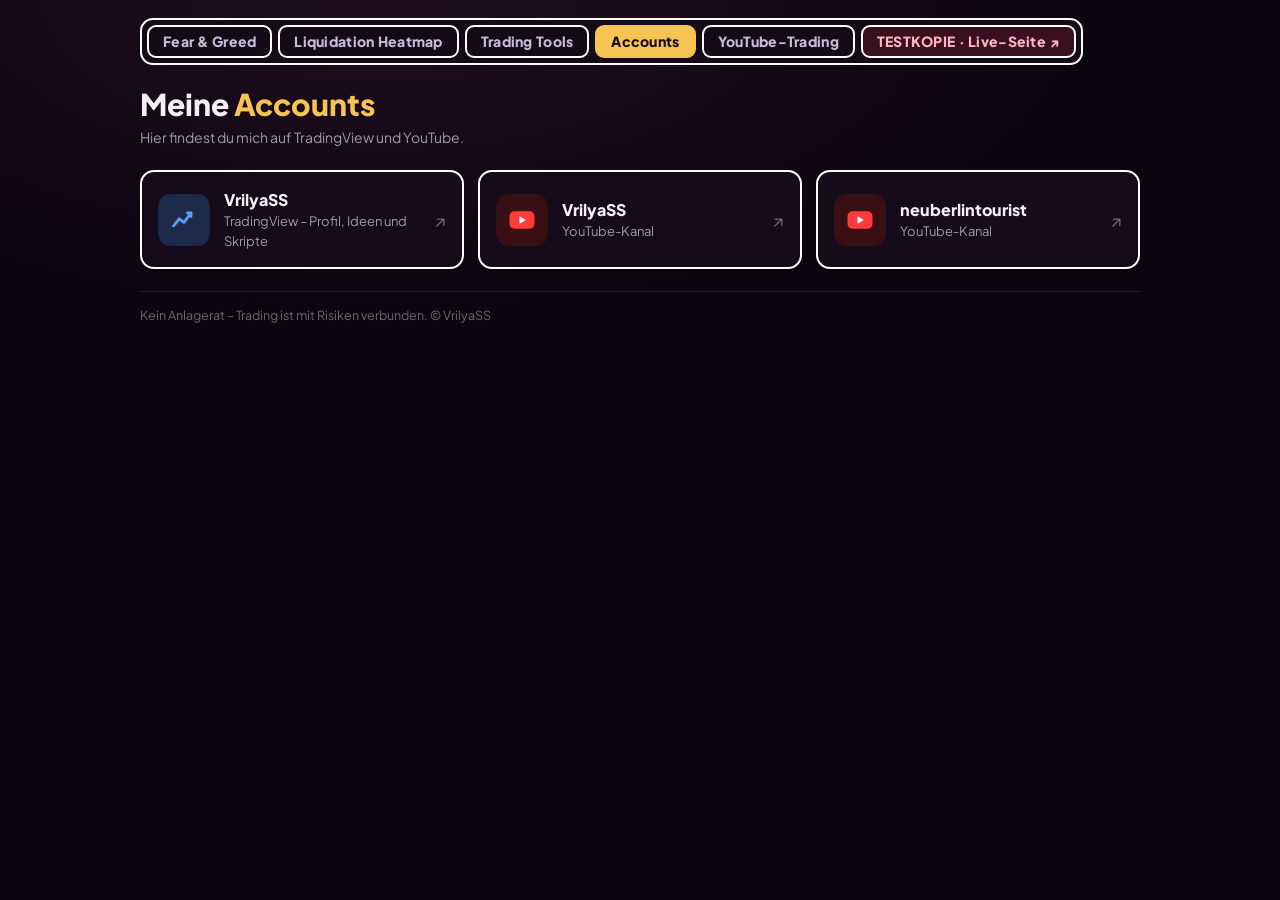
<file: accounts/index.html>
<!doctype html>
<html lang="de">
<head>
<meta charset="utf-8">
<script>/* fear-greed-v2 (Testkopie): eigene Browser-Einstellungen, getrennt von der Live-Seite */
(() => { try {
  const ls = window.localStorage, S = Storage.prototype, P = 'v2~', INIT = P + '__init';
  const get = S.getItem, set = S.setItem, del = S.removeItem, key = S.key, clr = S.clear;
  const len = Object.getOwnPropertyDescriptor(S, 'length').get;
  const raw = () => { const a = []; for (let i = 0, n = len.call(ls); i < n; i++) a.push(key.call(ls, i)); return a; };
  if (get.call(ls, INIT) == null) {
    for (const k of raw()) if (k && !k.startsWith(P)) try { set.call(ls, P + k, get.call(ls, k)); } catch (e) { }
    set.call(ls, INIT, String(Date.now()));
  }
  const own = () => raw().filter(k => k && k.startsWith(P) && k !== INIT).map(k => k.slice(P.length));
  const mine = s => s === ls;
  S.getItem = function (k) { return get.call(this, mine(this) ? P + k : k); };
  S.setItem = function (k, v) { return set.call(this, mine(this) ? P + k : k, v); };
  S.removeItem = function (k) { return del.call(this, mine(this) ? P + k : k); };
  S.key = function (i) { return mine(this) ? (own()[i] ?? null) : key.call(this, i); };
  S.clear = function () { if (!mine(this)) return clr.call(this); for (const k of own()) del.call(ls, P + k); };
  Object.defineProperty(S, 'length', { configurable: true, enumerable: true, get() { return mine(this) ? own().length : len.call(this); } });
} catch (e) { } })();
</script>
<meta name="viewport" content="width=device-width,initial-scale=1">
<title>Accounts · VrilyaSS</title>
<meta name="description" content="Die Profile von VrilyaSS – TradingView und YouTube.">
<link rel="icon" href="data:image/svg+xml,%3Csvg xmlns='http://www.w3.org/2000/svg' viewBox='0 0 32 32'%3E%3Ccircle cx='16' cy='12' r='6' fill='none' stroke='%23f6c453' stroke-width='4'/%3E%3Cpath d='M5 29c2-7 7-9 11-9s9 2 11 9' fill='none' stroke='%23d65ac9' stroke-width='4' stroke-linecap='round'/%3E%3C/svg%3E">
<link href="https://fonts.googleapis.com/css2?family=Plus+Jakarta+Sans:wght@400;500;600;700;800&display=swap" rel="stylesheet">
<style>
  :root{
    --bg:#0c0610; --panel:#160b1b; --panel2:#1c0f24; --line:#2a1b33; --line2:#3a2747;
    --text:#f4eef8; --muted:#a397ae; --dim:#6f6479; --pink:#d65ac9; --gold2:#f6c453;
  }
  *{box-sizing:border-box;margin:0;padding:0}
  body{background:var(--bg);color:var(--text);font-family:'Plus Jakarta Sans',system-ui,sans-serif;font-size:14px;line-height:1.5;
    padding:18px 16px 80px;-webkit-font-smoothing:antialiased;min-height:100vh;
    background-image:radial-gradient(ellipse 80% 50% at 30% 0%,rgba(120,40,110,.18),transparent 70%)}
  a{color:inherit}
  .page{max-width:1000px;margin:0 auto;display:flex;flex-direction:column;gap:22px}
  .apptabs{display:flex;gap:4px;padding:4px;border:1px solid var(--line2);border-radius:12px;background:#140a18;width:max-content;max-width:100%;overflow-x:auto}
  .apptabs>*{padding:7px 16px;border-radius:9px;font-weight:800;font-size:14px;color:#cbb8d8;text-decoration:none;letter-spacing:.02em;white-space:nowrap}
  .apptabs>.on{background:var(--gold2);color:#160b1b}
  .apptabs>a:hover{background:#2a1a33;color:#fff}
  h1{font-size:30px;font-weight:800;line-height:1.15}
  h1 span{color:var(--gold2)}
  .lead{color:var(--muted);margin-top:6px}
  .grid{display:grid;grid-template-columns:repeat(auto-fill,minmax(280px,1fr));gap:14px}
  .acc{display:flex;align-items:center;gap:14px;padding:16px;border:2px solid var(--frame,#fff);border-radius:14px;background:var(--panel);text-decoration:none;transition:border-color .15s,transform .15s}
  .acc:hover{border-color:var(--gold2);transform:translateY(-2px)}
  .ico{flex:0 0 52px;height:52px;border-radius:13px;display:flex;align-items:center;justify-content:center}
  .acc b{display:block;font-size:16px;font-weight:800}
  .acc small{display:block;color:var(--muted);font-size:13px}
  .acc .go{margin-left:auto;color:var(--dim);font-size:18px}
  .acc:hover .go{color:var(--gold2)}
  footer{color:var(--dim);font-size:12.5px;border-top:1px solid var(--line);padding-top:14px}
  @media (max-width:520px){ .apptabs{flex-wrap:wrap;width:auto} h1{font-size:24px} .grid{grid-template-columns:1fr} }
</style>
<link rel="stylesheet" href="../nav.css">
<script>try{const f=JSON.parse(localStorage.getItem('tt_optik')||'{}').frame;if(f)document.documentElement.style.setProperty('--frame',f)}catch(e){}</script>
</head>
<body>
<div class="page">
  <nav class="apptabs"><a href="../">Fear &amp; Greed</a><a href="../heatmap/">Liquidation Heatmap</a><a href="../tools/">Trading Tools</a><span class="on">Accounts</span><a href="../youtube/">YouTube-Trading</a><a class="v2chip" href="https://vrilyassluxion.github.io/fear-greed/" title="Das ist die Testkopie. Hier geht es zur Live-Seite." style="background:#3a1020;color:#ffb3c1">TESTKOPIE · Live-Seite ↗</a></nav>
  <div>
    <h1>Meine <span>Accounts</span></h1>
    <p class="lead">Hier findest du mich auf TradingView und YouTube.</p>
  </div>
  <div class="grid" id="list"></div>
  <footer>Kein Anlagerat – Trading ist mit Risiken verbunden. © VrilyaSS</footer>
</div>
<script>
// Neue Accounts einfach hier ergänzen (type: tradingview | youtube | reddit | x | telegram | other)
const ACCOUNTS = [
  { type: 'tradingview', name: 'VrilyaSS', where: 'TradingView – Profil, Ideen und Skripte', url: 'https://de.tradingview.com/u/VrilyaSS/' },
  { type: 'youtube', name: 'VrilyaSS', where: 'YouTube-Kanal', url: 'https://www.youtube.com/@VrilyaSS' },
  { type: 'youtube', name: 'neuberlintourist', where: 'YouTube-Kanal', url: 'https://www.youtube.com/@neuberlintourist' },
];
const ICONS = {
  tradingview: ['#1e2a4a', '<svg width="28" height="28" viewBox="0 0 24 24" fill="none" stroke="#5b9cff" stroke-width="2.4" stroke-linecap="round" stroke-linejoin="round"><path d="M3 17l5-6 4 3 6-8"/><path d="M15 6h3v3"/></svg>'],
  youtube: ['#3a0f14', '<svg width="30" height="30" viewBox="0 0 24 24"><rect x="2" y="5" width="20" height="14" rx="4" fill="#ff3b3b"/><path d="M10 9l5 3-5 3z" fill="#fff"/></svg>'],
  reddit: ['#3a1a0a', '<svg width="28" height="28" viewBox="0 0 24 24" fill="#ff6a2b"><circle cx="12" cy="13" r="7"/><circle cx="9.5" cy="12.5" r="1.2" fill="#160b1b"/><circle cx="14.5" cy="12.5" r="1.2" fill="#160b1b"/></svg>'],
  other: ['#2a1a33', '<svg width="26" height="26" viewBox="0 0 24 24" fill="none" stroke="#f6c453" stroke-width="2.4" stroke-linecap="round"><path d="M10 14a4 4 0 0 0 5.7 0l3-3a4 4 0 0 0-5.7-5.7l-1 1"/><path d="M14 10a4 4 0 0 0-5.7 0l-3 3a4 4 0 0 0 5.7 5.7l1-1"/></svg>'],
};
const esc = s => String(s).replace(/[&<>"']/g, c => ({ '&': '&amp;', '<': '&lt;', '>': '&gt;', '"': '&quot;', "'": '&#39;' }[c]));
document.getElementById('list').innerHTML = ACCOUNTS.map(a => {
  const [bg, svg] = ICONS[a.type] || ICONS.other;
  return `<a class="acc" href="${esc(a.url)}" target="_blank" rel="noopener"><span class="ico" style="background:${bg}">${svg}</span>
    <span><b>${esc(a.name)}</b><small>${esc(a.where)}</small></span><span class="go">↗</span></a>`;
}).join('');
</script>
</body>
</html>
</file>
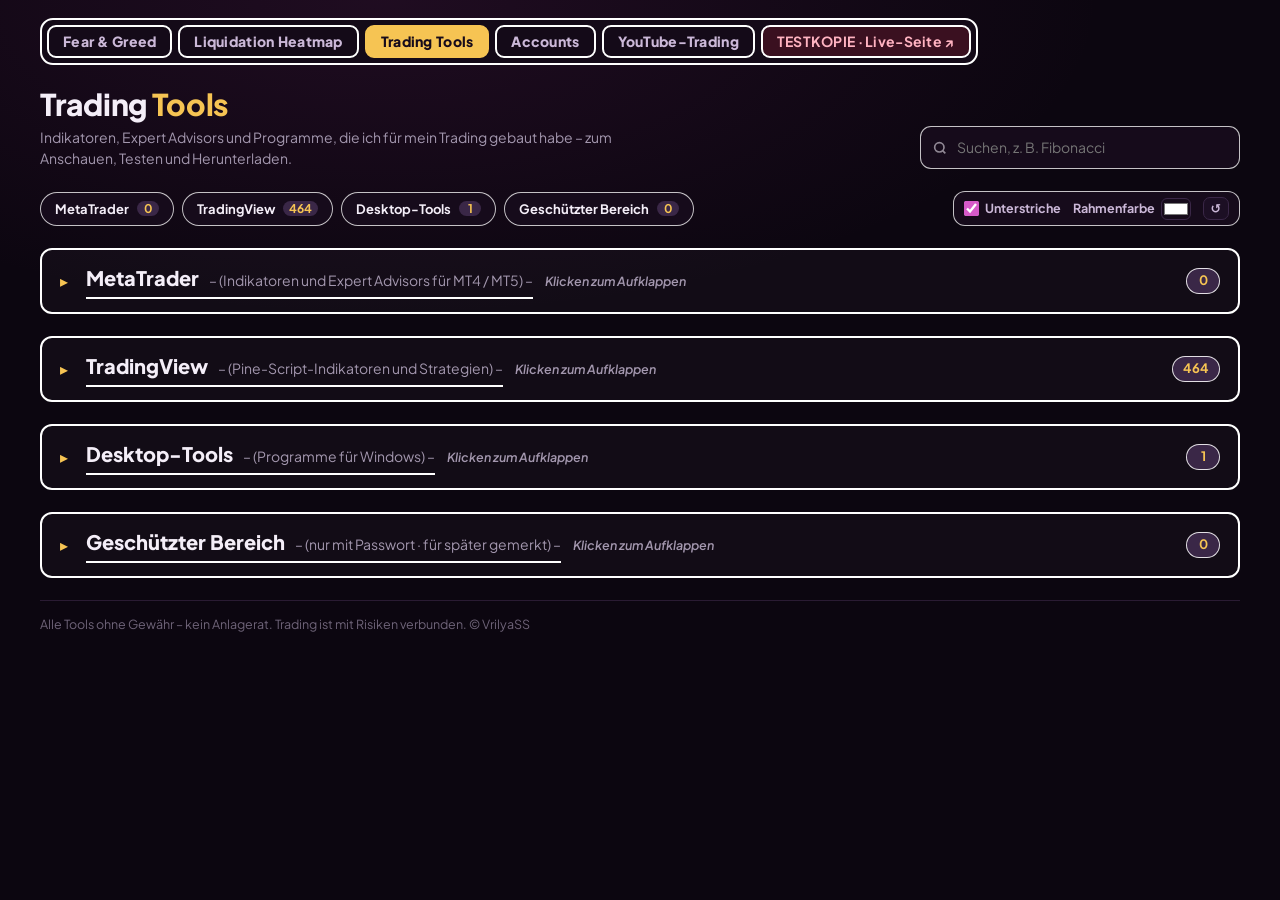
<file: tools/index.html>
<!doctype html>
<html lang="de">
<head>
<meta charset="utf-8">
<script>/* fear-greed-v2 (Testkopie): eigene Browser-Einstellungen, getrennt von der Live-Seite */
(() => { try {
  const ls = window.localStorage, S = Storage.prototype, P = 'v2~', INIT = P + '__init';
  const get = S.getItem, set = S.setItem, del = S.removeItem, key = S.key, clr = S.clear;
  const len = Object.getOwnPropertyDescriptor(S, 'length').get;
  const raw = () => { const a = []; for (let i = 0, n = len.call(ls); i < n; i++) a.push(key.call(ls, i)); return a; };
  if (get.call(ls, INIT) == null) {
    for (const k of raw()) if (k && !k.startsWith(P)) try { set.call(ls, P + k, get.call(ls, k)); } catch (e) { }
    set.call(ls, INIT, String(Date.now()));
  }
  const own = () => raw().filter(k => k && k.startsWith(P) && k !== INIT).map(k => k.slice(P.length));
  const mine = s => s === ls;
  S.getItem = function (k) { return get.call(this, mine(this) ? P + k : k); };
  S.setItem = function (k, v) { return set.call(this, mine(this) ? P + k : k, v); };
  S.removeItem = function (k) { return del.call(this, mine(this) ? P + k : k); };
  S.key = function (i) { return mine(this) ? (own()[i] ?? null) : key.call(this, i); };
  S.clear = function () { if (!mine(this)) return clr.call(this); for (const k of own()) del.call(ls, P + k); };
  Object.defineProperty(S, 'length', { configurable: true, enumerable: true, get() { return mine(this) ? own().length : len.call(this); } });
} catch (e) { } })();
</script>
<meta name="viewport" content="width=device-width,initial-scale=1">
<title>Trading Tools · VrilyaSS</title>
<meta name="description" content="Indikatoren, Expert Advisors und Programme von VrilyaSS – MetaTrader, TradingView und Desktop-Tools.">
<link rel="icon" href="data:image/svg+xml,%3Csvg xmlns='http://www.w3.org/2000/svg' viewBox='0 0 32 32'%3E%3Crect x='4' y='4' width='24' height='24' rx='6' fill='none' stroke='%23f6c453' stroke-width='4'/%3E%3Cpath d='M10 21l5-6 4 3 5-7' fill='none' stroke='%23d65ac9' stroke-width='3' stroke-linecap='round' stroke-linejoin='round'/%3E%3C/svg%3E">
<link href="https://fonts.googleapis.com/css2?family=Plus+Jakarta+Sans:wght@400;500;600;700;800&display=swap" rel="stylesheet">
<style>
  :root{
    --bg:#0c0610; --panel:#160b1b; --panel2:#1c0f24; --line:#2a1b33; --line2:#3a2747;
    --text:#f4eef8; --muted:#a397ae; --dim:#6f6479;
    --pink:#d65ac9; --violet:#a35bd6; --teal:#3fd6c3; --green:#33d39a; --red:#f0566e; --gold:#f6b860; --gold2:#f6c453;
  }
  *{box-sizing:border-box;margin:0;padding:0}
  html{scroll-behavior:smooth}
  body{background:var(--bg);color:var(--text);font-family:'Plus Jakarta Sans',system-ui,sans-serif;font-size:14px;line-height:1.5;
    padding:18px 16px 80px;-webkit-font-smoothing:antialiased;min-height:100vh;
    background-image:radial-gradient(ellipse 80% 50% at 30% 0%,rgba(120,40,110,.18),transparent 70%)}
  a{color:inherit}
  button{font-family:inherit;cursor:pointer}
  .page{max-width:1200px;margin:0 auto;display:flex;flex-direction:column;gap:22px}

  /* Reiter wie auf den anderen Seiten */
  .apptabs{display:flex;gap:4px;padding:4px;border:1px solid var(--line2);border-radius:12px;background:#140a18;width:max-content;max-width:100%;overflow-x:auto}
  .apptabs>*{padding:7px 16px;border-radius:9px;font-weight:800;font-size:14px;color:#cbb8d8;text-decoration:none;letter-spacing:.02em;white-space:nowrap}
  .apptabs>.on{background:var(--gold2);color:#160b1b}
  .apptabs>a:hover{background:#2a1a33;color:#fff}
  .apptabs>.v2chip{background:#3a1020;color:#ffb3c1;font-weight:700}

  /* Kopf */
  .hero{display:flex;align-items:flex-end;justify-content:space-between;gap:18px;flex-wrap:wrap}
  .hero h1{font-size:30px;font-weight:800;letter-spacing:-.01em;line-height:1.15}
  .hero h1 span{color:var(--gold2)}
  .hero p{color:var(--muted);margin-top:6px;max-width:640px}
  .search{position:relative;flex:0 1 320px;min-width:220px}
  .search input{width:100%;padding:10px 14px 10px 36px;border-radius:11px;border:1.5px solid rgba(255,255,255,.75);background:var(--panel);color:var(--text);font:inherit;outline:none}
  .search input:focus{border-color:var(--violet);box-shadow:0 0 0 3px rgba(163,91,214,.2)}
  .search svg{position:absolute;left:12px;top:50%;transform:translateY(-50%);opacity:.55}

  .navrow{display:flex;align-items:center;gap:10px 16px;flex-wrap:wrap}
  .catnav{display:flex;gap:8px;flex-wrap:wrap}
  .catnav button{display:flex;align-items:center;gap:8px;padding:8px 14px;border-radius:999px;border:1.5px solid rgba(255,255,255,.75);background:var(--panel);color:var(--text);font-weight:700;font-size:13px}
  .catnav button:hover{border-color:var(--gold2)}
  .catnav b{min-width:22px;padding:0 6px;border-radius:999px;background:var(--line2);color:var(--gold2);font-size:12px;text-align:center}

  .viewopts{display:flex;align-items:center;gap:12px;margin-left:auto;padding:5px 10px;border:1.5px solid rgba(255,255,255,.75);border-radius:12px;background:var(--panel);color:#cbb8d8;font-size:12.5px;font-weight:700}
  .viewopts label{display:flex;align-items:center;gap:6px;cursor:pointer;white-space:nowrap}
  .viewopts input[type=checkbox]{accent-color:var(--pink);width:15px;height:15px}
  .viewopts input[type=color]{width:30px;height:22px;border:1px solid var(--line2);border-radius:6px;background:none;padding:0;cursor:pointer}
  .viewopts button{border:1px solid var(--line2);background:var(--panel2);color:#cbb8d8;border-radius:7px;padding:1px 7px;font:inherit;cursor:pointer}
  /* Bereiche + Karten */
  .cat{display:flex;flex-direction:column;gap:14px;scroll-margin-top:16px}
  /* Bereich als Kasten zum Auf- und Zuklappen */
  .cat-head{display:flex;align-items:center;gap:12px;flex-wrap:wrap;width:100%;padding:13px 18px;border:2px solid var(--frame,#fff);border-radius:12px;
    background:rgba(255,255,255,.025);color:var(--text);font:inherit;text-align:left;cursor:pointer;transition:border-color .15s,background .15s}
  .cat-head:hover{border-color:var(--gold2);background:rgba(246,196,83,.05)}
  /* geöffneter Bereich: dicker, goldener Rahmen – hebt sich von den Knopf-Rahmen darunter ab */
  .cat.open>.cat-head{border:3.5px solid var(--gold2);padding:11.5px 16.5px;box-shadow:0 0 18px rgba(246,196,83,.16)}
  .cat-head h2{font-size:20px;font-weight:800}
  .cat-head .chev{color:var(--gold2);font-size:16px;width:14px}
  .cat-head .sub{color:var(--muted)}
  .cat-head .ttl{display:flex;align-items:baseline;gap:10px;flex-wrap:wrap;padding-bottom:4px;border-bottom:2px solid transparent}
  body.tt-ul .cat-head .ttl{border-bottom-color:var(--frame,#fff)}
  .cat-head .clk{color:var(--muted);font-size:12.5px;font-weight:600;font-style:italic}
  .cat-head:hover .clk{color:var(--gold2)}
  .cat-head .cnt{margin-left:auto;min-width:34px;padding:2px 10px;border-radius:999px;border:1.5px solid rgba(255,255,255,.85);background:var(--line2);color:var(--gold2);font-size:13px;text-align:center}
  .cat-body{display:flex;flex-direction:column;gap:14px}
  .grid{display:grid;grid-template-columns:repeat(auto-fill,minmax(270px,1fr));gap:14px}
  .card{display:flex;flex-direction:column;border:1px solid var(--line2);border-radius:14px;background:var(--panel);overflow:hidden;text-decoration:none;transition:border-color .15s,transform .15s}
  .card:hover{border-color:var(--gold2);transform:translateY(-2px)}
  .thumb{aspect-ratio:16/9;background:#0a050d center/cover no-repeat;border-bottom:1px solid var(--line)}
  .thumb.none{display:flex;align-items:center;justify-content:center;color:var(--dim);font-weight:700}
  .card-body{padding:12px 14px 14px;display:flex;flex-direction:column;gap:6px;flex:1}
  .card-body h3{font-size:16px;font-weight:800}
  .card-body p{color:var(--muted);font-size:13px;flex:1}
  .meta{display:flex;gap:6px;flex-wrap:wrap;align-items:center;font-size:12px;color:var(--dim)}
  .badge{display:inline-block;padding:2px 9px;border-radius:999px;font-size:11.5px;font-weight:700;border:1px solid var(--line2);color:#cbb8d8;white-space:nowrap}
  .badge.ok{border-color:rgba(51,211,154,.5);color:var(--green)}
  .badge.inv{border-color:rgba(214,90,201,.55);color:var(--pink)}
  .badge.mkt{border-color:rgba(63,214,195,.5);color:var(--teal)}
  .badge.soon{border-color:var(--line2);color:var(--muted)}
  .badge.plat{background:var(--panel2)}
  .empty{border:1px dashed var(--line2);border-radius:14px;padding:22px 18px;color:var(--muted);background:rgba(22,11,27,.5)}
  .nohit{color:var(--muted);padding:6px 2px}

  /* Detailansicht */
  .back{display:inline-flex;align-items:center;gap:6px;color:var(--muted);text-decoration:none;font-weight:700}
  .back:hover{color:var(--gold2)}
  .detail{display:grid;grid-template-columns:minmax(0,1.5fr) minmax(0,1fr);gap:22px;align-items:start}
  .detail h1{font-size:28px;font-weight:800;line-height:1.2}
  .box{border:1px solid var(--line2);border-radius:14px;background:var(--panel);padding:16px 18px}
  .box h2{font-size:15px;font-weight:800;color:var(--gold2);margin-bottom:10px;letter-spacing:.02em}
  .gallery .main{width:100%;aspect-ratio:16/9;border-radius:12px;border:1px solid var(--line2);background:#0a050d center/contain no-repeat;cursor:zoom-in}
  .gallery .cap{color:var(--muted);font-size:13px;margin:8px 2px 10px}
  .thumbs{display:grid;grid-template-columns:repeat(auto-fill,minmax(70px,1fr));gap:8px}
  .thumbs button{height:48px;border-radius:8px;border:2px solid var(--line2);background:#0a050d center/cover no-repeat;padding:0}
  .thumbs button.on{border-color:var(--gold2)}
  .desc p{margin-bottom:10px}
  .desc p:last-child{margin-bottom:0}
  ul.feat{list-style:none;display:flex;flex-direction:column;gap:7px}
  ul.feat li{padding-left:20px;position:relative}
  ul.feat li::before{content:"";position:absolute;left:3px;top:8px;width:7px;height:7px;border-radius:2px;background:var(--pink)}
  .facts{display:grid;grid-template-columns:auto 1fr;gap:6px 14px;font-size:13.5px}
  .facts dt{color:var(--muted)}
  .facts dd{font-weight:700}
  .actions{display:flex;flex-direction:column;gap:8px}
  .btn{display:flex;align-items:center;justify-content:space-between;gap:10px;padding:11px 14px;border-radius:11px;text-decoration:none;font-weight:800;border:1px solid var(--line2);background:var(--panel2)}
  .btn:hover{border-color:var(--gold2)}
  .btn.primary{background:linear-gradient(135deg,#8a3fb8,#b34fae);border-color:transparent;color:#fff}
  .btn.primary:hover{filter:brightness(1.1)}
  .btn small{font-weight:600;opacity:.8}
  .hint{border-left:3px solid var(--gold);padding:10px 12px;background:rgba(246,184,96,.07);border-radius:0 10px 10px 0;color:#e9dcc6;font-size:13px}
  .hint + .hint{margin-top:8px}
  .versions{display:flex;flex-direction:column;gap:14px}
  .ver{position:relative;padding-left:18px;border-left:2px solid var(--line2)}
  .ver::before{content:"";position:absolute;left:-6px;top:4px;width:10px;height:10px;border-radius:50%;background:var(--line2)}
  .ver:first-child::before{background:var(--gold2)}
  .ver h3{font-size:14px;font-weight:800}
  .ver h3 span{color:var(--muted);font-weight:600;margin-left:6px}
  .ver ul{margin:6px 0 0 16px;color:#d9cfe2;font-size:13px}
  .ver h3 em{font-style:normal;font-size:11px;font-weight:800;color:#160b1b;background:var(--gold2);border-radius:999px;padding:1px 8px;margin-left:8px}
  .vdl{display:flex;flex-wrap:wrap;gap:8px;margin-top:8px}
  .vdl a{font-size:12.5px;font-weight:800;padding:5px 10px;border-radius:9px;border:2px solid var(--frame,#fff);background:var(--panel2);text-decoration:none;white-space:nowrap}
  .vdl a:hover{border-color:var(--gold2)}
  .vdl small{font-weight:600;opacity:.75}
  .side{display:flex;flex-direction:column;gap:14px}
  .main-col{display:flex;flex-direction:column;gap:14px}

  /* Geschützter Bereich (Platzhalter) */
  .locked{display:flex;gap:16px;align-items:flex-start;border:1px dashed var(--line2);border-radius:14px;padding:18px;background:rgba(22,11,27,.5)}
  .lock-ico{font-size:28px;line-height:1}
  .lock-txt b{font-size:15px;color:var(--gold2)}
  .lock-txt p{color:var(--muted);margin:4px 0 12px;max-width:760px}
  .lock-form{display:flex;gap:8px;align-items:center;flex-wrap:wrap}
  .lock-form input{padding:8px 12px;border-radius:10px;border:1px solid var(--line2);background:var(--panel);color:var(--text);font:inherit;width:200px;opacity:.6}
  .lock-form button{padding:8px 14px;border-radius:10px;border:1px solid var(--line2);background:var(--panel2);color:var(--muted);font:inherit;font-weight:700;opacity:.6}
  .lock-form span{color:var(--dim);font-size:12.5px}

  /* TradingView: Gruppen / Einzelliste / Versteckt */
  .tv{display:flex;flex-direction:column;gap:12px}
  .tvbar{display:flex;align-items:center;gap:10px 12px;flex-wrap:wrap}
  .tv button{font:inherit;cursor:pointer}
  /* Rahmen um zusammengehörige Knöpfe (deutlich sichtbar) */
  .seg.box,.optbox{display:flex;align-items:center;gap:4px;padding:4px;border:1.5px solid rgba(255,255,255,.7);border-radius:12px;background:#140a18}
  .seg.box button,.optbox button{padding:6px 12px;border-radius:9px;border:0;background:none;font-weight:800;font-size:13px;color:#cbb8d8;white-space:nowrap}
  .seg.box button:hover,.optbox button:hover{background:#2a1a33;color:#fff}
  .seg.box button.on,.optbox button.on{background:var(--gold2);color:#160b1b}
  .seg.box small,.optbox small{font-weight:700;opacity:.75;margin-left:5px}
  .optbox .lbl{padding:0 6px 0 8px;color:var(--muted);font-size:12px;font-weight:800;letter-spacing:.05em;text-transform:uppercase;cursor:default;user-select:none}
  .hintsw{gap:8px;padding:7px 12px;color:#cbb8d8;font-size:12.5px;font-weight:700;cursor:pointer;white-space:nowrap}
  .hintsw input{accent-color:var(--pink);width:15px;height:15px}
  /* Gruppen als Kacheln */
  .groups{display:grid;grid-template-columns:repeat(auto-fill,minmax(340px,1fr));gap:14px}
  .gcard{border:1px solid var(--line2);border-radius:14px;background:var(--panel);overflow:hidden;display:flex;flex-direction:column}
  .gcard.open{grid-column:1/-1;border-color:var(--gold2)}
  .gtop{display:flex;gap:12px;padding:12px;flex:1}
  .ginfo{min-width:0}
  .gcard h3{font-size:15.5px;font-weight:800;line-height:1.25}
  .gmeta{color:var(--muted);font-size:12.5px;margin-top:2px}
  .gnew{font-size:12.5px;margin-top:6px;color:#d9cfe2;overflow-wrap:anywhere}
  .gnew b{color:var(--gold2);font-weight:700}
  .basis{display:block;color:#e39ad9;font-size:12px;font-weight:600;margin-top:3px}
  .gfoot{display:flex;justify-content:space-between;align-items:center;gap:10px;padding:8px 12px;border-top:1px solid var(--line)}
  .gtog{border:0;background:none;color:var(--muted);font-size:12.5px;font-weight:700;padding:4px 0}
  .gtog:hover,.gtog.is-open{color:var(--gold2)}
  .vers{padding:0 12px 10px}
  /* Vorschaubilder */
  .tvthumb{flex:0 0 var(--tw);width:var(--tw);height:calc(var(--tw) * .5625);border-radius:8px;border:1px solid var(--line);background:#131722;padding:0;overflow:hidden;cursor:zoom-in;display:block}
  .tvthumb img{width:100%;height:100%;object-fit:cover;display:block}
  .tvthumb.g{flex-basis:calc(var(--tw) * 1.1);width:calc(var(--tw) * 1.1);height:calc(var(--tw) * .62)}
  /* Tabelle: Spalten mit Trennlinien */
  .tvlist,.glist{display:flex;flex-direction:column;gap:6px}
  .tvhead,.tvrow,.grow-row{display:grid;align-items:center}
  .tvhead,.tvrow{grid-template-columns:calc(var(--tw) + 24px) minmax(0,1fr) 130px 156px 290px}
  .tv.noimg .tvhead,.tv.noimg .tvrow{grid-template-columns:minmax(0,1fr) 130px 156px 290px}
  .tvhead>*,.tvrow>*,.grow-row>*{padding:0 12px;min-width:0}
  .tvhead>*+*,.tvrow>*+*,.grow-row>*+*{border-left:1px solid #4a3658;align-self:stretch;display:flex;flex-direction:column;justify-content:center}
  .tvhead{padding:6px 0;color:var(--muted);font-size:12px;font-weight:800;letter-spacing:.04em;text-transform:uppercase;border-bottom:1px solid #4a3658}
  .tvhead>*{text-align:left}
  .tvhead button{border:0;background:none;color:inherit;font:inherit;letter-spacing:inherit;text-transform:inherit;padding:0 12px;cursor:pointer;align-items:flex-start}
  .tvhead button:hover,.tvhead button.on{color:var(--gold2)}
  .tvrow{padding:8px 0;border:1px solid var(--line2);border-radius:11px;background:var(--panel)}
  .tvlist.inner .tvrow{background:var(--panel2)}
  .tvrow.hid,.tvtile.hid{border-style:dashed}
  .tvrow .n,.tvtile .n,.grow .n{display:block;font-weight:700;overflow:hidden;text-overflow:ellipsis;white-space:nowrap}
  .c-ty{align-items:flex-start;gap:4px}
  .c-d{color:#d9cfe2;font-variant-numeric:tabular-nums;font-size:13px}
  .badge.in{border:1.5px solid #9d86b0;color:#efe6f6}
  .badge.st{border:1.5px solid rgba(63,214,195,.85);color:var(--teal)}
  .hidtag{display:inline-block;padding:1px 8px;border-radius:999px;border:1px dashed #8a7a96;color:#b7a9c3;font-size:11px;font-weight:700}
  .acts{display:flex;gap:6px;flex-wrap:nowrap;align-items:center}
  .c-act{align-items:flex-start}
  .tvbtn{padding:5px 11px;border-radius:9px;background:linear-gradient(135deg,#8a3fb8,#b34fae);color:#fff;font-weight:800;font-size:12.5px;text-decoration:none;white-space:nowrap;border:1px solid transparent}
  .tvbtn:hover{filter:brightness(1.12)}
  .tvbtn.off{background:var(--panel2);border-color:var(--line2);color:var(--muted)}
  .tvbtn.sec{background:var(--panel2);border-color:#6b5578;color:#efe6f6}
  .tvbtn.sec:hover{border-color:var(--gold2)}
  .tvbtn.dl{padding:5px 9px}
  /* Gruppen als Liste */
  .grow{border:1px solid var(--line2);border-radius:11px;background:var(--panel)}
  .grow.open{border-color:var(--gold2)}
  .grow-row,.tvhead.g{grid-template-columns:calc(var(--tw) + 24px) minmax(0,1.3fr) 120px 200px minmax(0,1fr) 300px}
  .tv.noimg .grow-row,.tv.noimg .tvhead.g{grid-template-columns:minmax(0,1.3fr) 120px 200px minmax(0,1fr) 300px}
  .grow-row{padding:8px 0}
  .c-cnt{font-weight:800;font-size:13px}
  .c-cnt small,.c-new small{display:block;color:var(--muted);font-weight:600;font-size:11.5px}
  .c-rng{color:#d9cfe2;font-size:13px}
  .c-new b{display:block;color:var(--gold2);font-size:12.5px;overflow:hidden;text-overflow:ellipsis;white-space:nowrap}
  .grow-row .c-act{flex-direction:row;align-items:center;justify-content:flex-start;gap:10px}
  .grow .vers{padding:0 10px 10px}
  /* Einzel-Skripte als Kacheln */
  .tvgrid{display:grid;grid-template-columns:repeat(auto-fill,minmax(var(--tile),1fr));gap:12px}
  .tvtile{border:1px solid var(--line2);border-radius:12px;background:var(--panel);overflow:hidden;display:flex;flex-direction:column}
  .tvthumb.t{width:100%;height:auto;aspect-ratio:16/9;border:0;border-bottom:1px solid var(--line);border-radius:0;flex:none}
  .tt-body{padding:10px 12px 12px;display:flex;flex-direction:column;gap:7px;min-width:0}
  .tt-meta{display:flex;gap:8px;align-items:center;flex-wrap:wrap}
  .tvmore{align-self:center;padding:8px 16px;border-radius:10px;border:1px solid var(--line2);background:var(--panel);color:var(--text);font-weight:700}
  .tvmore:hover{border-color:var(--gold2)}
  .note{border-left:3px solid var(--gold);padding:10px 12px;background:rgba(246,184,96,.07);border-radius:0 10px 10px 0;color:#e9dcc6;font-size:13px}
  .tvstand{color:var(--dim);font-size:12px}
  .tvstand a{color:var(--muted)}
  @media (max-width:980px){
    .tvhead{display:none}
    .tvrow{grid-template-columns:calc(var(--tw) + 24px) minmax(0,1fr) auto;grid-template-areas:"img nm nm" "img ty d" "img act act";row-gap:6px}
    .tv.noimg .tvrow{grid-template-columns:minmax(0,1fr) auto;grid-template-areas:"nm nm" "ty d" "act act"}
    .tvrow>*+*{border-left:0}
    .tvrow .c-img{grid-area:img} .tvrow .c-nm{grid-area:nm} .tvrow .c-ty{grid-area:ty;flex-direction:row;justify-content:flex-start} .tvrow .c-d{grid-area:d} .tvrow .c-act{grid-area:act}
    .tvrow .n{white-space:normal}
    .grow-row,.tv.noimg .grow-row{grid-template-columns:calc(var(--tw) + 24px) minmax(0,1fr);grid-template-areas:"img nm" "img cnt" "img rng" "new new" "act act";row-gap:4px}
    .tv.noimg .grow-row{grid-template-columns:minmax(0,1fr);grid-template-areas:"nm" "cnt" "rng" "new" "act"}
    .grow-row>*+*{border-left:0}
    .grow-row .c-img{grid-area:img} .grow-row .c-nm{grid-area:nm} .grow-row .c-cnt{grid-area:cnt} .grow-row .c-rng{grid-area:rng} .grow-row .c-new{grid-area:new} .grow-row .c-act{grid-area:act}
  }
  @media (max-width:700px){
    .groups{grid-template-columns:1fr}
    .tv.size-gross .gtop{flex-direction:column} .tv.size-gross .tvthumb.g{width:100%;height:auto;aspect-ratio:16/9;flex-basis:auto}
  }

  .lightbox{position:fixed;inset:0;background:rgba(5,2,8,.92);display:flex;align-items:center;justify-content:center;padding:20px;z-index:50;cursor:zoom-out}
  .lightbox img{max-width:100%;max-height:100%;border-radius:8px;box-shadow:0 10px 50px rgba(0,0,0,.6)}
  .hidden{display:none!important}
  footer{color:var(--dim);font-size:12.5px;border-top:1px solid var(--line);padding-top:14px}

  @media (max-width:860px){ .detail{grid-template-columns:1fr} }
  @media (max-width:520px){
    .apptabs{flex-wrap:wrap;width:auto}
    .hero h1{font-size:24px}
    .detail h1{font-size:22px}
    .grid{grid-template-columns:1fr}
  }
</style>
<link rel="stylesheet" href="../nav.css">
<script>try{const f=JSON.parse(localStorage.getItem('tt_optik')||'{}').frame;if(f)document.documentElement.style.setProperty('--frame',f)}catch(e){}</script>
</head>
<body>
<div class="page">
  <nav class="apptabs"><a href="../">Fear &amp; Greed</a><a href="../heatmap/">Liquidation Heatmap</a><span class="on">Trading Tools</span><a href="../accounts/">Accounts</a><a href="../youtube/">YouTube-Trading</a><a class="v2chip" href="https://vrilyassluxion.github.io/fear-greed/" title="Das ist die Testkopie. Hier geht es zur Live-Seite." style="background:#3a1020;color:#ffb3c1">TESTKOPIE · Live-Seite ↗</a></nav>
  <main id="app"><p class="nohit">Lade …</p></main>
  <footer>Alle Tools ohne Gewähr – kein Anlagerat. Trading ist mit Risiken verbunden. © VrilyaSS</footer>
</div>
<div class="lightbox hidden" id="lightbox"><img alt=""></div>
<script src="tradingview.js"></script>
<script src="tools.js"></script>
</body>
</html>
</file>
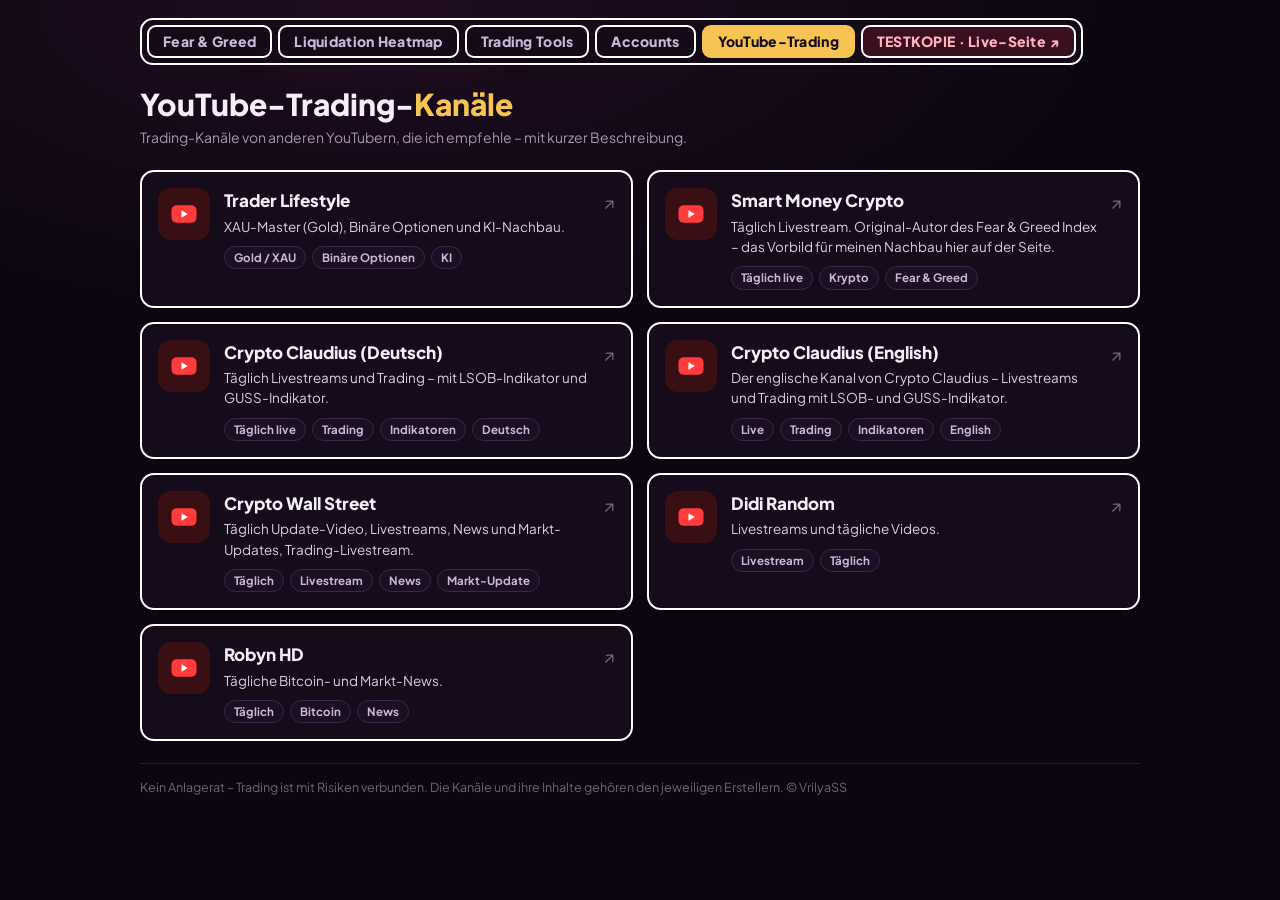
<file: youtube/index.html>
<!doctype html>
<html lang="de">
<head>
<meta charset="utf-8">
<script>/* fear-greed-v2 (Testkopie): eigene Browser-Einstellungen, getrennt von der Live-Seite */
(() => { try {
  const ls = window.localStorage, S = Storage.prototype, P = 'v2~', INIT = P + '__init';
  const get = S.getItem, set = S.setItem, del = S.removeItem, key = S.key, clr = S.clear;
  const len = Object.getOwnPropertyDescriptor(S, 'length').get;
  const raw = () => { const a = []; for (let i = 0, n = len.call(ls); i < n; i++) a.push(key.call(ls, i)); return a; };
  if (get.call(ls, INIT) == null) {
    for (const k of raw()) if (k && !k.startsWith(P)) try { set.call(ls, P + k, get.call(ls, k)); } catch (e) { }
    set.call(ls, INIT, String(Date.now()));
  }
  const own = () => raw().filter(k => k && k.startsWith(P) && k !== INIT).map(k => k.slice(P.length));
  const mine = s => s === ls;
  S.getItem = function (k) { return get.call(this, mine(this) ? P + k : k); };
  S.setItem = function (k, v) { return set.call(this, mine(this) ? P + k : k, v); };
  S.removeItem = function (k) { return del.call(this, mine(this) ? P + k : k); };
  S.key = function (i) { return mine(this) ? (own()[i] ?? null) : key.call(this, i); };
  S.clear = function () { if (!mine(this)) return clr.call(this); for (const k of own()) del.call(ls, P + k); };
  Object.defineProperty(S, 'length', { configurable: true, enumerable: true, get() { return mine(this) ? own().length : len.call(this); } });
} catch (e) { } })();
</script>
<meta name="viewport" content="width=device-width,initial-scale=1">
<title>YouTube-Trading · VrilyaSS</title>
<meta name="description" content="Empfohlene YouTube-Trading-Kanäle – mit kurzer Beschreibung.">
<link rel="icon" href="data:image/svg+xml,%3Csvg xmlns='http://www.w3.org/2000/svg' viewBox='0 0 32 32'%3E%3Crect x='3' y='7' width='26' height='18' rx='5' fill='%23ff3b3b'/%3E%3Cpath d='M13 11l8 5-8 5z' fill='%23fff'/%3E%3C/svg%3E">
<link href="https://fonts.googleapis.com/css2?family=Plus+Jakarta+Sans:wght@400;500;600;700;800&display=swap" rel="stylesheet">
<style>
  :root{
    --bg:#0c0610; --panel:#160b1b; --panel2:#1c0f24; --line:#2a1b33; --line2:#3a2747;
    --text:#f4eef8; --muted:#a397ae; --dim:#6f6479; --pink:#d65ac9; --gold2:#f6c453;
  }
  *{box-sizing:border-box;margin:0;padding:0}
  body{background:var(--bg);color:var(--text);font-family:'Plus Jakarta Sans',system-ui,sans-serif;font-size:14px;line-height:1.5;
    padding:18px 16px 80px;-webkit-font-smoothing:antialiased;min-height:100vh;
    background-image:radial-gradient(ellipse 80% 50% at 30% 0%,rgba(120,40,110,.18),transparent 70%)}
  a{color:inherit}
  .page{max-width:1000px;margin:0 auto;display:flex;flex-direction:column;gap:22px}
  .apptabs{display:flex;gap:4px;padding:4px;border:1px solid var(--line2);border-radius:12px;background:#140a18;width:max-content;max-width:100%;overflow-x:auto}
  .apptabs>*{padding:7px 16px;border-radius:9px;font-weight:800;font-size:14px;color:#cbb8d8;text-decoration:none;letter-spacing:.02em;white-space:nowrap}
  .apptabs>.on{background:var(--gold2);color:#160b1b}
  .apptabs>a:hover{background:#2a1a33;color:#fff}
  h1{font-size:30px;font-weight:800;line-height:1.15}
  h1 span{color:var(--gold2)}
  .lead{color:var(--muted);margin-top:6px}
  .grid{display:grid;grid-template-columns:repeat(auto-fill,minmax(420px,1fr));gap:14px}
  .ch{display:flex;align-items:flex-start;gap:14px;padding:16px;border:2px solid var(--frame,#fff);border-radius:14px;background:var(--panel);
    text-decoration:none;transition:border-color .15s,transform .15s}
  .ch:hover{border-color:var(--gold2);transform:translateY(-2px)}
  .ico{flex:0 0 52px;height:52px;border-radius:13px;display:flex;align-items:center;justify-content:center;background:#3a0f14}
  .txt{flex:1;min-width:0}
  .ch b{display:block;font-size:17px;font-weight:800}
  .ch p{color:#d9cfe2;font-size:13.5px;margin-top:3px}
  .tags{display:flex;flex-wrap:wrap;gap:6px;margin-top:9px}
  .tags span{font-size:11.5px;font-weight:700;padding:2px 9px;border-radius:999px;border:1.5px solid var(--line2);color:#cbb8d8;background:var(--panel2)}
  .soon{display:block;margin-top:8px;font-size:12px;color:var(--dim)}
  .go{color:var(--dim);font-size:18px}
  .ch:hover .go{color:var(--gold2)}
  footer{color:var(--dim);font-size:12.5px;border-top:1px solid var(--line);padding-top:14px}
  @media (max-width:520px){ .apptabs{flex-wrap:wrap;width:auto} h1{font-size:24px} .grid{grid-template-columns:1fr} }
</style>
<link rel="stylesheet" href="../nav.css">
<script>try{const f=JSON.parse(localStorage.getItem('tt_optik')||'{}').frame;if(f)document.documentElement.style.setProperty('--frame',f)}catch(e){}</script>
</head>
<body>
<div class="page">
  <nav class="apptabs"><a href="../">Fear &amp; Greed</a><a href="../heatmap/">Liquidation Heatmap</a><a href="../tools/">Trading Tools</a><a href="../accounts/">Accounts</a><span class="on">YouTube-Trading</span><a class="v2chip" href="https://vrilyassluxion.github.io/fear-greed/" title="Das ist die Testkopie. Hier geht es zur Live-Seite." style="background:#3a1020;color:#ffb3c1">TESTKOPIE · Live-Seite ↗</a></nav>
  <div>
    <h1>YouTube-Trading-<span>Kanäle</span></h1>
    <p class="lead">Trading-Kanäle von anderen YouTubern, die ich empfehle – mit kurzer Beschreibung.</p>
  </div>
  <div class="grid" id="list"></div>
  <footer>Kein Anlagerat – Trading ist mit Risiken verbunden. Die Kanäle und ihre Inhalte gehören den jeweiligen Erstellern. © VrilyaSS</footer>
</div>
<script>
// Neue Kanäle einfach hier ergänzen. Ohne "url" führt die Karte zur YouTube-Suche nach dem Namen.
const CHANNELS = [
  { name: 'Trader Lifestyle', desc: 'XAU-Master (Gold), Binäre Optionen und KI-Nachbau.', tags: ['Gold / XAU', 'Binäre Optionen', 'KI'], url: 'https://www.youtube.com/@traderlifestyle' },
  { name: 'Smart Money Crypto', desc: 'Täglich Livestream. Original-Autor des Fear & Greed Index – das Vorbild für meinen Nachbau hier auf der Seite.', tags: ['Täglich live', 'Krypto', 'Fear & Greed'], url: 'https://www.youtube.com/@Smart_Money_Crypto' },
  { name: 'Crypto Claudius (Deutsch)', desc: 'Täglich Livestreams und Trading – mit LSOB-Indikator und GUSS-Indikator.', tags: ['Täglich live', 'Trading', 'Indikatoren', 'Deutsch'], url: 'https://www.youtube.com/@CryptoClaudiusDeutsch' },
  { name: 'Crypto Claudius (English)', desc: 'Der englische Kanal von Crypto Claudius – Livestreams und Trading mit LSOB- und GUSS-Indikator.', tags: ['Live', 'Trading', 'Indikatoren', 'English'], url: 'https://www.youtube.com/@CryptoClaudius' },
  { name: 'Crypto Wall Street', desc: 'Täglich Update-Video, Livestreams, News und Markt-Updates, Trading-Livestream.', tags: ['Täglich', 'Livestream', 'News', 'Markt-Update'], url: 'https://www.youtube.com/@cryptowallstreet' },
  { name: 'Didi Random', desc: 'Livestreams und tägliche Videos.', tags: ['Livestream', 'Täglich'], url: 'https://www.youtube.com/@didirandom' },
  { name: 'Robyn HD', desc: 'Tägliche Bitcoin- und Markt-News.', tags: ['Täglich', 'Bitcoin', 'News'], url: 'https://www.youtube.com/@RobynHD' },
];
const YT = '<svg width="30" height="30" viewBox="0 0 24 24"><rect x="2" y="5" width="20" height="14" rx="4" fill="#ff3b3b"/><path d="M10 9l5 3-5 3z" fill="#fff"/></svg>';
const esc = s => String(s).replace(/[&<>"']/g, c => ({ '&': '&amp;', '<': '&lt;', '>': '&gt;', '"': '&quot;', "'": '&#39;' }[c]));
document.getElementById('list').innerHTML = CHANNELS.map(c => {
  const url = c.url || 'https://www.youtube.com/results?search_query=' + encodeURIComponent(c.name);
  return `<a class="ch" href="${esc(url)}" target="_blank" rel="noopener"><span class="ico">${YT}</span>
    <span class="txt"><b>${esc(c.name)}</b><p>${esc(c.desc)}</p>
      <span class="tags">${(c.tags || []).map(t => `<span>${esc(t)}</span>`).join('')}</span>
      ${c.url ? '' : '<small class="soon">🔎 Öffnet die YouTube-Suche – der genaue Kanal-Link folgt</small>'}</span>
    <span class="go">↗</span></a>`;
}).join('');
</script>
</body>
</html>
</file>
<file: nav.css>
/* Reiter oben (alle Seiten der Testkopie): jeder Reiter mit deutlichem Rahmen, die ganze Leiste ebenfalls umrahmt.
   Die Rahmenfarbe ist dieselbe wie bei Trading Tools (Einstellung „Rahmenfarbe“, sonst Weiß). */
.apptabs{border:2px solid var(--frame,#fff)!important;gap:6px!important;padding:5px!important;border-radius:13px!important;
  max-width:100%;flex-wrap:wrap}
.apptabs>*{border:2px solid var(--frame,#fff);border-radius:9px!important;padding:5px 14px!important;line-height:1.35}
.apptabs>.on{border-color:#f6c453!important}
.apptabs>a:hover{border-color:#f6c453!important}
@media (max-width:760px){
  .apptabs{width:auto!important}
  .apptabs>*{padding:5px 10px!important;font-size:13px!important}
}
</file>
